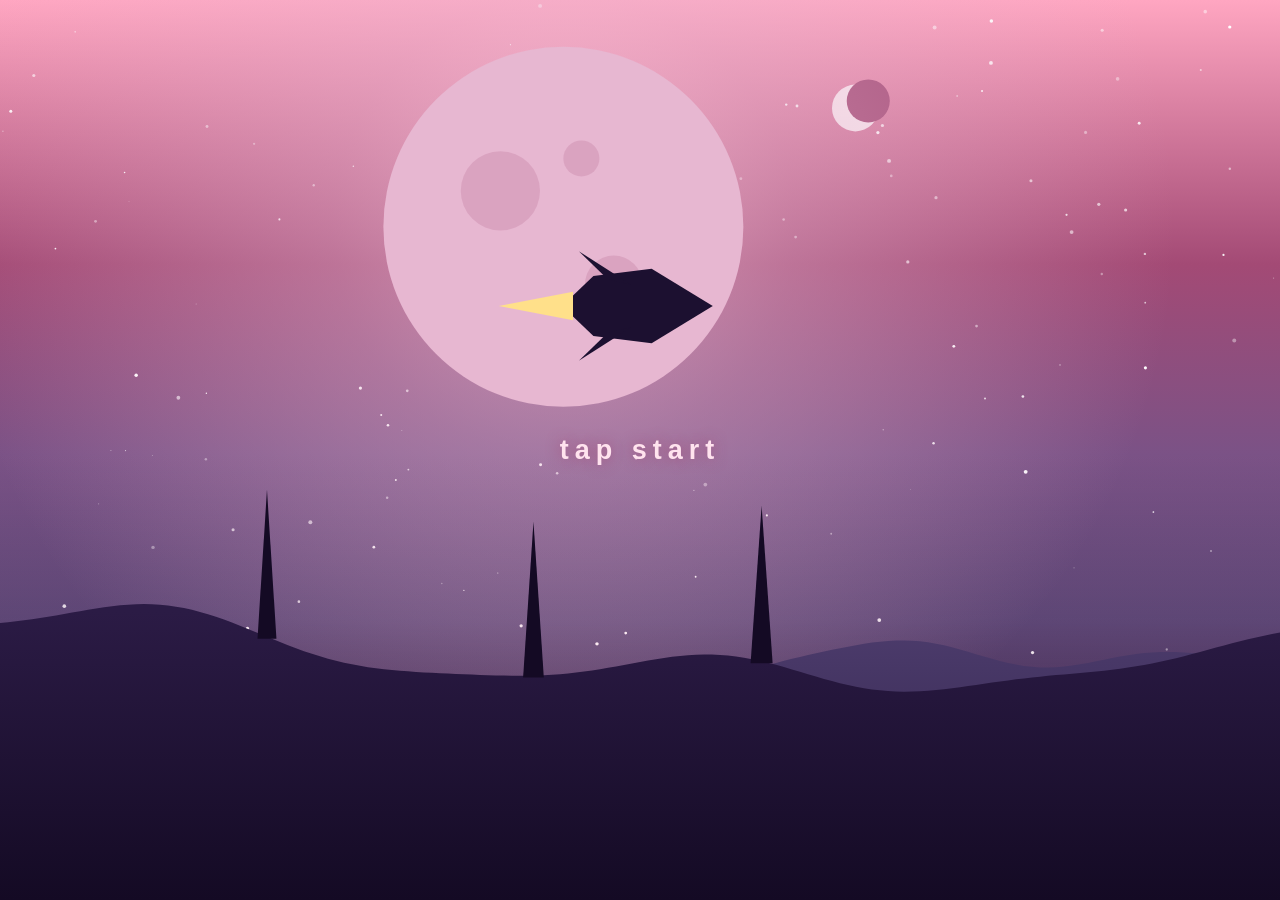
<file: index.html>
<!DOCTYPE html>
<html lang="en">
<head>
<meta charset="UTF-8">
<meta name="viewport" content="width=device-width, initial-scale=1, maximum-scale=1, user-scalable=no">
<title>rocket runner</title>
<link rel="stylesheet" href="style.css">
</head>
<body>
<canvas id="game"></canvas>
<div id="hud"></div>
<div id="overlay"></div>

<script src="config.js"></script>
<script src="input.js"></script>
<script src="sprites.js"></script>
<script src="game.js"></script>
</body>
</html>
</file>
<file: style.css>
* {
  margin: 0;
  padding: 0;
  box-sizing: border-box;
}

html, body {
  width: 100%;
  height: 100%;
  overflow: hidden;
  background: #23133A;
  touch-action: none;
}

#game {
  display: block;
  width: 100vw;
  height: 100vh;
}

#hud {
  position: fixed;
  top: 22px;
  left: 50%;
  transform: translateX(-50%);
  font-family: 'Futura', 'Century Gothic', 'Trebuchet MS', Avenir, sans-serif;
  font-weight: 600;
  font-size: 19px;
  letter-spacing: 5px;
  color: #FFE3EE;
  text-shadow: 0 0 12px rgba(163, 74, 117, 0.85);
  text-transform: lowercase;
  pointer-events: none;
  user-select: none;
}

#overlay {
  position: fixed;
  inset: 0;
  display: flex;
  align-items: center;
  justify-content: center;
  flex-direction: column;
  gap: 16px;
  font-family: 'Futura', 'Century Gothic', 'Trebuchet MS', Avenir, sans-serif;
  font-weight: 600;
  font-size: 27px;
  letter-spacing: 6px;
  color: #FFE3EE;
  text-shadow: 0 0 14px rgba(163, 74, 117, 0.85);
  text-transform: lowercase;
  pointer-events: none;
  user-select: none;
  opacity: 0;
  transition: opacity 0.25s ease;
}

#overlay.visible {
  opacity: 1;
}

#overlay .sub {
  font-size: 14px;
  font-weight: 500;
  letter-spacing: 4px;
  color: rgba(255, 227, 238, 0.65);
}
</file>
